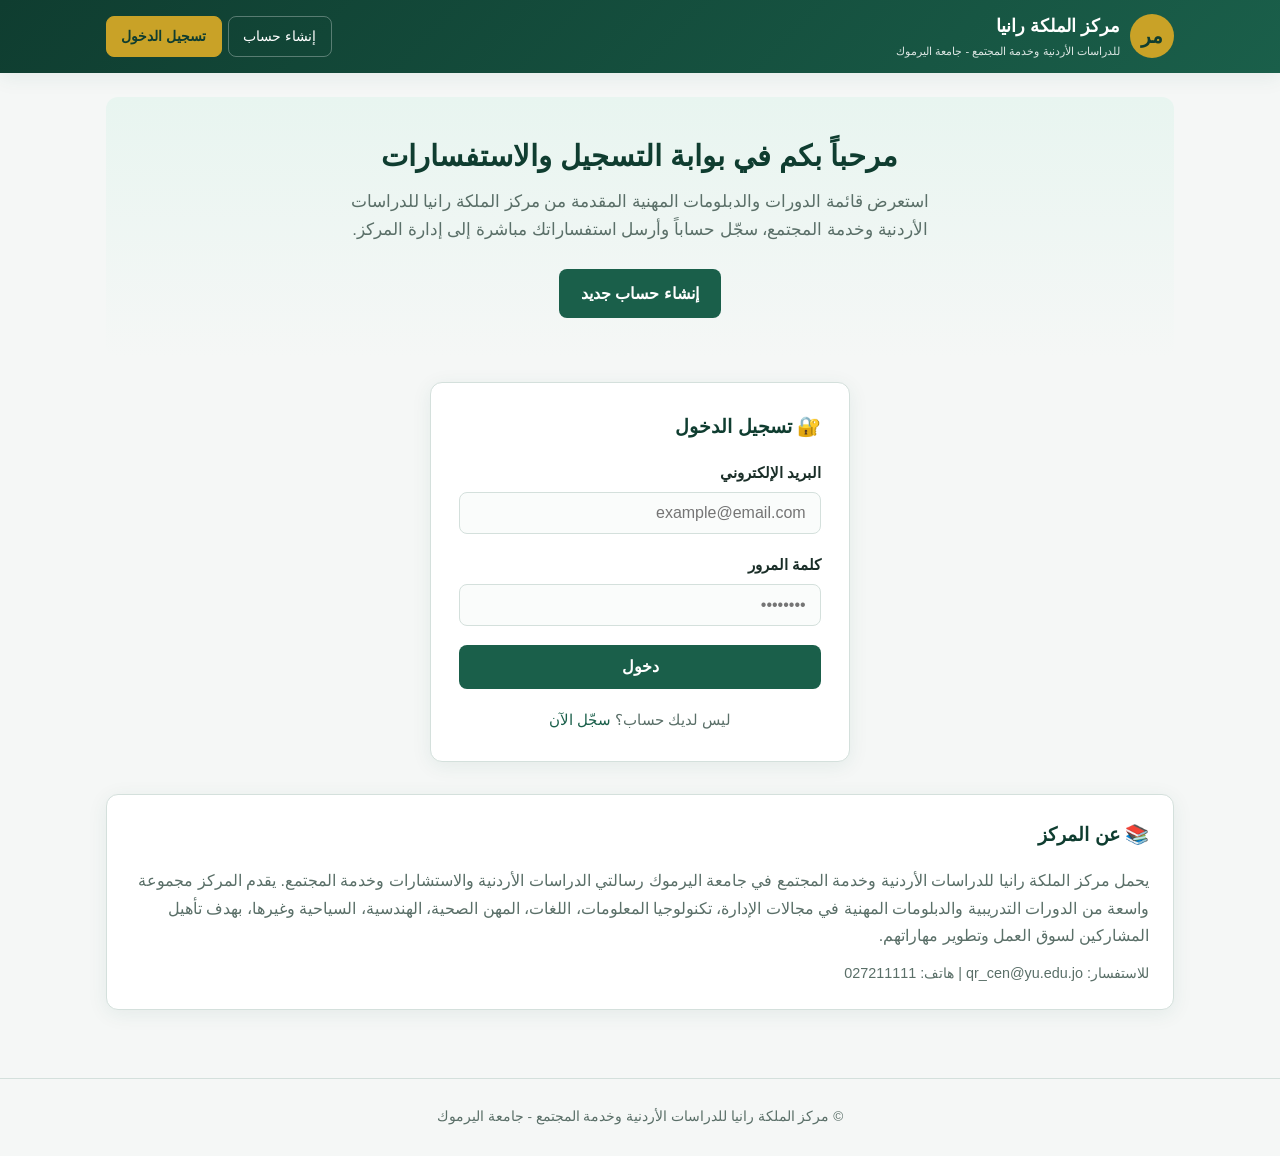
<file: index.html>
<!DOCTYPE html>
<html lang="ar" dir="rtl">
<head>
  <meta charset="UTF-8">
  <meta name="viewport" content="width=device-width, initial-scale=1.0">
  <title>مركز الملكة رانيا للدراسات الأردنية وخدمة المجتمع</title>
  <link rel="stylesheet" href="css/style.css">
</head>
<body>
  <header class="header">
    <div class="header-inner">
      <div class="logo">
        <div class="logo-icon">مر</div>
        <div class="logo-text">
          <h1>مركز الملكة رانيا</h1>
          <p>للدراسات الأردنية وخدمة المجتمع - جامعة اليرموك</p>
        </div>
      </div>
      <nav class="nav-links">
        <a href="register.html">إنشاء حساب</a>
        <a href="#login" class="btn-accent" onclick="document.getElementById('login-section').scrollIntoView({behavior:'smooth'}); return false;">تسجيل الدخول</a>
      </nav>
    </div>
  </header>

  <main class="main">
    <section class="hero">
      <h2>مرحباً بكم في بوابة التسجيل والاستفسارات</h2>
      <p>
        استعرض قائمة الدورات والدبلومات المهنية المقدمة من مركز الملكة رانيا للدراسات الأردنية وخدمة المجتمع،
        سجّل حساباً وأرسل استفساراتك مباشرة إلى إدارة المركز.
      </p>
      <a href="register.html" class="btn btn-primary">إنشاء حساب جديد</a>
    </section>

    <section id="login-section" class="auth-box">
      <div class="card">
        <h3>🔐 تسجيل الدخول</h3>
        <div id="login-alert"></div>
        <form id="login-form">
          <div class="form-group">
            <label for="email">البريد الإلكتروني</label>
            <input type="email" id="email" name="email" required placeholder="example@email.com">
          </div>
          <div class="form-group">
            <label for="password">كلمة المرور</label>
            <input type="password" id="password" name="password" required placeholder="••••••••">
          </div>
          <button type="submit" class="btn btn-primary btn-block">دخول</button>
        </form>
        <div class="auth-footer">
          ليس لديك حساب؟ <a href="register.html">سجّل الآن</a>
        </div>
      </div>
    </section>

    <section class="card" style="margin-top:2rem;">
      <h3>📚 عن المركز</h3>
      <p style="color:var(--text-muted);">
        يحمل مركز الملكة رانيا للدراسات الأردنية وخدمة المجتمع في جامعة اليرموك رسالتي الدراسات الأردنية والاستشارات وخدمة المجتمع.
        يقدم المركز مجموعة واسعة من الدورات التدريبية والدبلومات المهنية في مجالات الإدارة، تكنولوجيا المعلومات، اللغات،
        المهن الصحية، الهندسية، السياحية وغيرها، بهدف تأهيل المشاركين لسوق العمل وتطوير مهاراتهم.
      </p>
      <p style="margin-top:0.75rem; color:var(--text-muted); font-size:0.9rem;">
        للاستفسار: qr_cen@yu.edu.jo | هاتف: 027211111
      </p>
    </section>
  </main>

  <footer class="footer">
    © مركز الملكة رانيا للدراسات الأردنية وخدمة المجتمع - جامعة اليرموك
  </footer>

  <script src="js/db.js"></script>
  <script>
    // Redirect if already logged in
    (function () {
      const session = DB.getSession();
      if (session) {
        window.location.href = session.role === 'admin' ? 'admin.html' : 'dashboard.html';
      }
    })();

    document.getElementById('login-form').addEventListener('submit', function (e) {
      e.preventDefault();
      const alertBox = document.getElementById('login-alert');
      alertBox.innerHTML = '';
      const email = document.getElementById('email').value.trim();
      const password = document.getElementById('password').value;

      const result = DB.login(email, password);
      if (result.error) {
        alertBox.innerHTML = '<div class="alert alert-error">' + result.error + '</div>';
        return;
      }
      if (result.user.role === 'admin') {
        window.location.href = 'admin.html';
      } else {
        window.location.href = 'dashboard.html';
      }
    });
  </script>
</body>
</html>
</file>
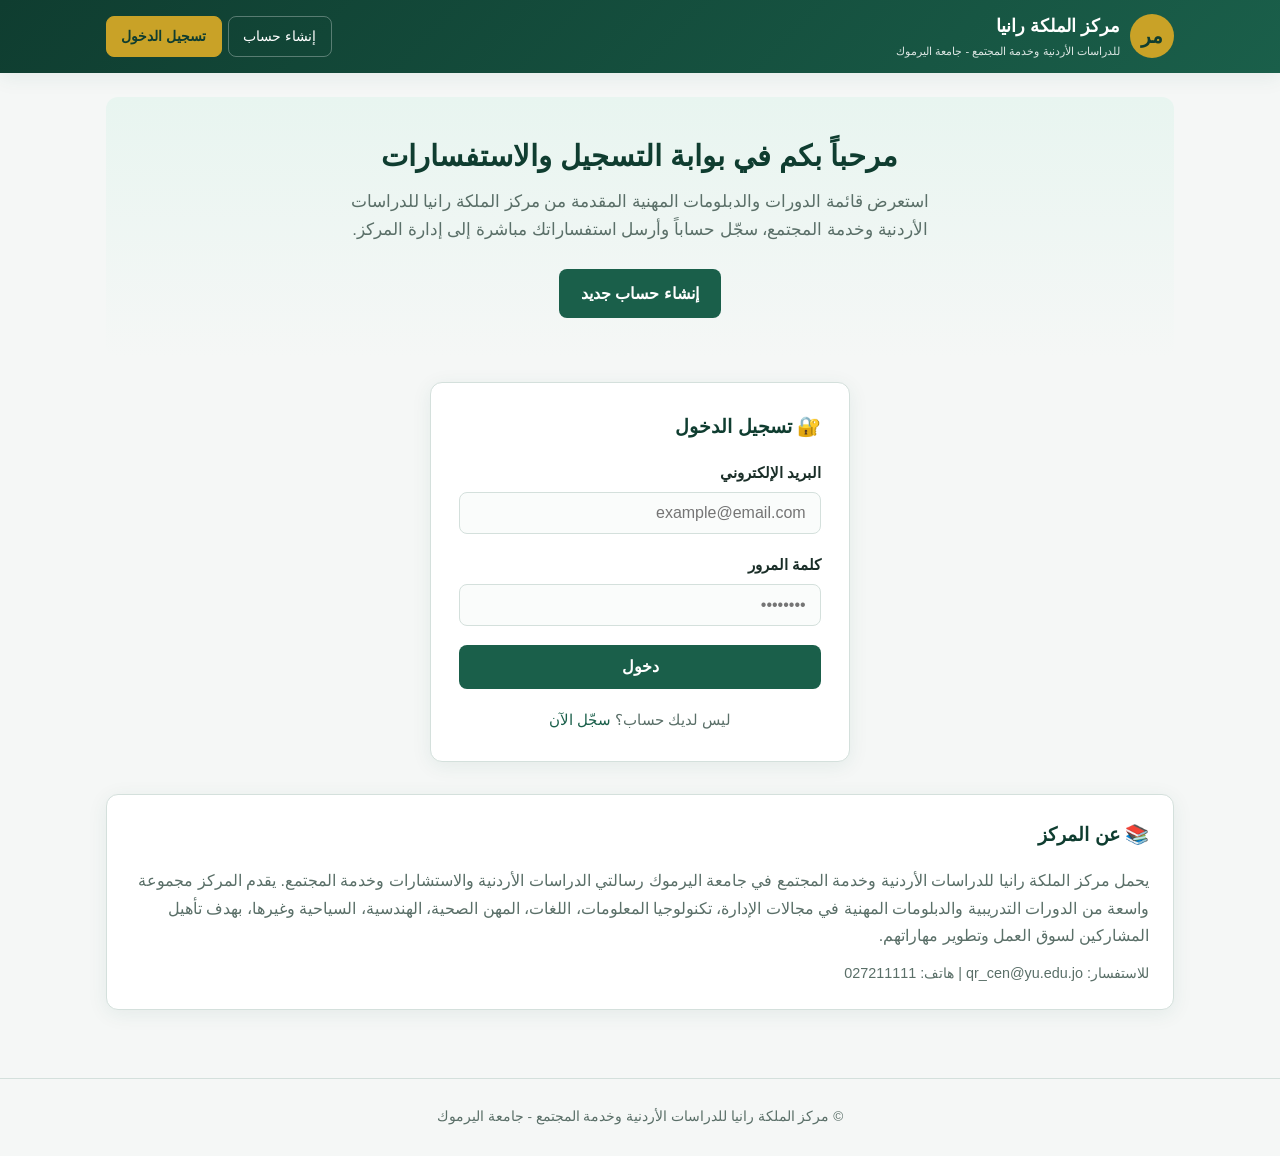
<file: admin.html>
<!DOCTYPE html>
<html lang="ar" dir="rtl">
<head>
  <meta charset="UTF-8">
  <meta name="viewport" content="width=device-width, initial-scale=1.0">
  <title>لوحة الإدارة - مركز الملكة رانيا</title>
  <link rel="stylesheet" href="css/style.css">
</head>
<body>
  <header class="header">
    <div class="header-inner">
      <div class="logo">
        <div class="logo-icon">مر</div>
        <div class="logo-text">
          <h1>مركز الملكة رانيا</h1>
          <p>لوحة تحكم الإدارة</p>
        </div>
      </div>
      <nav class="nav-links">
        <span id="admin-name" style="opacity:0.9; font-size:0.9rem;"></span>
        <button onclick="doLogout()">تسجيل الخروج</button>
      </nav>
    </div>
  </header>

  <main class="main">
    <div class="stats" id="stats">
      <div class="stat-card"><div class="num" id="stat-users">-</div><div class="label">المشتركون</div></div>
      <div class="stat-card"><div class="num" id="stat-inquiries">-</div><div class="label">الاستفسارات</div></div>
      <div class="stat-card"><div class="num" id="stat-pending">-</div><div class="label">قيد الانتظار</div></div>
      <div class="stat-card"><div class="num" id="stat-courses">-</div><div class="label">الدورات والدبلومات</div></div>
    </div>

    <div class="tabs">
      <button class="tab active" data-tab="inquiries">الاستفسارات</button>
      <button class="tab" data-tab="users">حسابات المشتركين</button>
      <button class="tab" data-tab="courses">إدارة الدورات</button>
      <button class="tab" data-tab="settings">إعدادات الحساب</button>
    </div>

    <div id="tab-inquiries" class="tab-content active">
      <div class="card">
        <h3>📬 جميع الاستفسارات</h3>
        <div id="inquiries-list"></div>
      </div>
    </div>

    <div id="tab-users" class="tab-content">
      <div class="card">
        <h3>👥 حسابات المشتركين</h3>
        <div class="table-wrap">
          <table>
            <thead>
              <tr>
                <th>الاسم</th>
                <th>البريد</th>
                <th>الهاتف</th>
                <th>تاريخ التسجيل</th>
                <th>الاستفسارات</th>
                <th>إجراءات</th>
              </tr>
            </thead>
            <tbody id="users-tbody"></tbody>
          </table>
        </div>
      </div>
    </div>

    <div id="tab-courses" class="tab-content">
      <div class="card">
        <h3>📚 إدارة الدورات والدبلومات</h3>
        <p style="color:var(--text-muted); margin-bottom:1.25rem; font-size:0.95rem;">
          أضف دورة أو دبلوماً جديداً، أو احذف برنامجاً موجوداً. ستظهر التغييرات فوراً للمشتركين.
        </p>
        <button class="btn btn-primary" style="margin-bottom:1.25rem;" onclick="openAddCourseModal()">+ إضافة دورة / دبلوم</button>
        <div id="admin-courses-list" class="courses-grid"></div>
      </div>
    </div>

    <div id="tab-settings" class="tab-content">
      <div class="card" style="max-width:480px;">
        <h3>🔐 تغيير كلمة مرور الأدمن</h3>
        <div id="password-alert"></div>
        <form id="change-password-form">
          <div class="form-group">
            <label for="current-password">كلمة المرور الحالية *</label>
            <input type="password" id="current-password" required minlength="6" placeholder="••••••••">
          </div>
          <div class="form-group">
            <label for="new-password">كلمة المرور الجديدة *</label>
            <input type="password" id="new-password" required minlength="6" placeholder="6 أحرف على الأقل">
          </div>
          <div class="form-group">
            <label for="confirm-password">تأكيد كلمة المرور الجديدة *</label>
            <input type="password" id="confirm-password" required minlength="6" placeholder="أعد إدخال كلمة المرور">
          </div>
          <button type="submit" class="btn btn-primary">حفظ كلمة المرور الجديدة</button>
        </form>
      </div>
    </div>
  </main>

  <!-- Reply Modal -->
  <div class="modal-overlay" id="reply-modal">
    <div class="modal">
      <h3>الرد على الاستفسار</h3>
      <div id="reply-preview" style="margin-bottom:1rem; padding:0.75rem; background:#f0f5f3; border-radius:8px; font-size:0.95rem;"></div>
      <div class="form-group">
        <label for="reply-text">نص الرد</label>
        <textarea id="reply-text" placeholder="اكتب ردك هنا..."></textarea>
      </div>
      <div class="modal-actions">
        <button class="btn btn-outline" onclick="closeReplyModal()">إلغاء</button>
        <button class="btn btn-primary" id="send-reply-btn">إرسال الرد</button>
      </div>
    </div>
  </div>

  <!-- User Inquiries Modal -->
  <div class="modal-overlay" id="user-inquiries-modal">
    <div class="modal" style="max-width:600px;">
      <h3 id="user-inq-title">استفسارات المشترك</h3>
      <div id="user-inq-list"></div>
      <div class="modal-actions">
        <button class="btn btn-outline" onclick="closeUserInqModal()">إغلاق</button>
      </div>
    </div>
  </div>

  <!-- Add Course Modal -->
  <div class="modal-overlay" id="add-course-modal">
    <div class="modal" style="max-width:560px;">
      <h3>إضافة دورة / دبلوم</h3>
      <div id="add-course-alert"></div>
      <form id="add-course-form">
        <div class="form-group">
          <label for="course-title">العنوان *</label>
          <input type="text" id="course-title" required placeholder="مثال: دبلوم مهني في المحاسبة">
        </div>
        <div class="form-group">
          <label for="course-category">التصنيف *</label>
          <select id="course-category" required>
            <option value="دبلوم">دبلوم</option>
            <option value="دورة">دورة</option>
          </select>
        </div>
        <div class="form-group">
          <label for="course-description">الوصف</label>
          <textarea id="course-description" placeholder="وصف مختصر للبرنامج..."></textarea>
        </div>
        <div class="form-group">
          <label for="course-duration">المدة</label>
          <input type="text" id="course-duration" placeholder="مثال: 9 أشهر">
        </div>
        <div class="form-group">
          <label for="course-hours">عدد الساعات</label>
          <input type="text" id="course-hours" placeholder="مثال: 400 ساعة">
        </div>
        <div class="form-group">
          <label for="course-fees">الرسوم</label>
          <input type="text" id="course-fees" placeholder="مثال: 1000 دينار أردني">
        </div>
        <div class="form-group">
          <label for="course-certificate">الشهادة</label>
          <input type="text" id="course-certificate" placeholder="مثال: شهادة معتمدة من جامعة اليرموك">
        </div>
        <div class="modal-actions">
          <button type="button" class="btn btn-outline" onclick="closeAddCourseModal()">إلغاء</button>
          <button type="submit" class="btn btn-primary">إضافة</button>
        </div>
      </form>
    </div>
  </div>

  <footer class="footer">
    © مركز الملكة رانيا للدراسات الأردنية وخدمة المجتمع - جامعة اليرموك
  </footer>

  <script src="js/db.js"></script>
  <script>
    var currentUser = requireLogin('admin');
    if (!currentUser) { /* redirected */ }

    document.getElementById('admin-name').textContent = currentUser.full_name;
    var replyInquiryId = null;

    function loadInquiries() {
      var list = DB.getAllInquiries();
      var container = document.getElementById('inquiries-list');

      document.getElementById('stat-inquiries').textContent = list.length;
      document.getElementById('stat-pending').textContent = list.filter(function (i) { return i.status === 'pending'; }).length;

      if (!list.length) {
        container.innerHTML = '<div class="empty"><div class="empty-icon">📭</div>لا توجد استفسارات بعد</div>';
        return;
      }

      container.innerHTML = list.map(function (i) {
        return '<div class="inquiry-item">' +
          '<div class="meta">' +
            '<span class="status status-' + i.status + '">' + (i.status === 'replied' ? 'تم الرد' : 'قيد الانتظار') + '</span>' +
            ' · ' + formatDate(i.created_at) +
            ' · <strong>' + escapeHtml(i.full_name) + '</strong> (' + escapeHtml(i.email) + ')' +
            (i.phone ? ' · ' + escapeHtml(i.phone) : '') +
            (i.course_title ? '<br>البرنامج: ' + escapeHtml(i.course_title) : '') +
          '</div>' +
          '<div class="message"><strong>الاستفسار:</strong><br>' + escapeHtml(i.message) + '</div>' +
          (i.admin_reply ? '<div class="reply"><strong>الرد السابق:</strong><br>' + escapeHtml(i.admin_reply) + '</div>' : '') +
          '<div class="inquiry-actions">' +
            '<button class="btn btn-primary btn-sm" data-id="' + i.id + '" data-name="' + escapeHtml(i.full_name) + '" data-msg="' + escapeHtml(i.message).replace(/"/g, '&quot;') + '" onclick="openReplyFromBtn(this)">' +
              (i.admin_reply ? 'تعديل / إعادة الرد' : 'الرد') +
            '</button>' +
          '</div>' +
        '</div>';
      }).join('');
    }

    function openReplyFromBtn(btn) {
      openReplyModal(Number(btn.dataset.id), btn.dataset.name, btn.dataset.msg);
    }

    function loadUsers() {
      var users = DB.getSubscribers();
      document.getElementById('stat-users').textContent = users.length;
      var tbody = document.getElementById('users-tbody');

      if (!users.length) {
        tbody.innerHTML = '<tr><td colspan="6" style="text-align:center;color:var(--text-muted);">لا يوجد مشتركون بعد</td></tr>';
        return;
      }

      tbody.innerHTML = users.map(function (u) {
        return '<tr>' +
          '<td>' + escapeHtml(u.full_name) + '</td>' +
          '<td>' + escapeHtml(u.email) + '</td>' +
          '<td>' + escapeHtml(u.phone || '-') + '</td>' +
          '<td>' + formatDate(u.created_at) + '</td>' +
          '<td>' + u.inquiries_count + '</td>' +
          '<td><div class="inquiry-actions">' +
            '<button class="btn btn-outline btn-sm" onclick="viewUserInquiries(' + u.id + ')">عرض الاستفسارات</button>' +
            '<button class="btn btn-danger btn-sm" onclick="deleteUser(' + u.id + ', \'' + escapeHtml(u.full_name).replace(/'/g, "\\'") + '\')">حذف الحساب</button>' +
          '</div></td>' +
        '</tr>';
      }).join('');
    }

    function loadCoursesAdmin() {
      var courses = DB.getCourses();
      document.getElementById('stat-courses').textContent = courses.length;
      var container = document.getElementById('admin-courses-list');

      if (!courses.length) {
        container.innerHTML = '<div class="empty"><div class="empty-icon">📭</div>لا توجد دورات حالياً. أضف دورة أو دبلوماً جديداً.</div>';
        return;
      }

      container.innerHTML = courses.map(function (c) {
        return '<div class="course-card">' +
          '<span class="course-badge ' + (c.category === 'دبلوم' ? 'badge-diploma' : 'badge-course') + '">' + escapeHtml(c.category) + '</span>' +
          '<h4>' + escapeHtml(c.title) + '</h4>' +
          '<p>' + escapeHtml(c.description || '') + '</p>' +
          '<div class="course-meta">' +
            (c.duration ? '<span>⏱ ' + escapeHtml(c.duration) + '</span>' : '') +
            (c.hours ? '<span>📖 ' + escapeHtml(c.hours) + '</span>' : '') +
            (c.fees ? '<span>💰 ' + escapeHtml(c.fees) + '</span>' : '') +
          '</div>' +
          (c.certificate ? '<p style="font-size:0.8rem;color:var(--text-muted);margin-bottom:0.5rem;">🏆 ' + escapeHtml(c.certificate) + '</p>' : '') +
          '<button class="btn btn-danger btn-sm" onclick="deleteCourse(' + c.id + ', \'' + escapeHtml(c.title).replace(/'/g, "\\'") + '\')">حذف</button>' +
        '</div>';
      }).join('');
    }

    function openAddCourseModal() {
      document.getElementById('add-course-alert').innerHTML = '';
      document.getElementById('add-course-form').reset();
      document.getElementById('course-category').value = 'دبلوم';
      document.getElementById('add-course-modal').classList.add('show');
    }

    function closeAddCourseModal() {
      document.getElementById('add-course-modal').classList.remove('show');
    }

    document.getElementById('add-course-form').addEventListener('submit', function (e) {
      e.preventDefault();
      var alertBox = document.getElementById('add-course-alert');
      alertBox.innerHTML = '';
      var result = DB.addCourse({
        title: document.getElementById('course-title').value,
        category: document.getElementById('course-category').value,
        description: document.getElementById('course-description').value,
        duration: document.getElementById('course-duration').value,
        hours: document.getElementById('course-hours').value,
        fees: document.getElementById('course-fees').value,
        certificate: document.getElementById('course-certificate').value
      });
      if (result.error) {
        alertBox.innerHTML = '<div class="alert alert-error">' + result.error + '</div>';
        return;
      }
      closeAddCourseModal();
      loadCoursesAdmin();
    });

    function deleteCourse(id, title) {
      if (!confirm('هل أنت متأكد من حذف "' + title + '"؟')) return;
      DB.deleteCourse(id);
      loadCoursesAdmin();
    }

    function openReplyModal(id, name, message) {
      replyInquiryId = id;
      document.getElementById('reply-preview').innerHTML = '<strong>' + escapeHtml(name) + ':</strong><br>' + escapeHtml(message);
      document.getElementById('reply-text').value = '';
      document.getElementById('reply-modal').classList.add('show');
    }

    function closeReplyModal() {
      document.getElementById('reply-modal').classList.remove('show');
      replyInquiryId = null;
    }

    document.getElementById('send-reply-btn').addEventListener('click', function () {
      var reply = document.getElementById('reply-text').value.trim();
      if (!reply) {
        alert('يرجى كتابة الرد');
        return;
      }
      DB.replyToInquiry(replyInquiryId, reply);
      closeReplyModal();
      loadInquiries();
    });

    function viewUserInquiries(userId) {
      var user = DB.getUserById(userId);
      if (!user) return;
      document.getElementById('user-inq-title').textContent = 'استفسارات: ' + user.full_name;
      var list = DB.getInquiriesByUser(userId);
      var container = document.getElementById('user-inq-list');
      if (!list.length) {
        container.innerHTML = '<div class="empty">لا توجد استفسارات لهذا المشترك</div>';
      } else {
        container.innerHTML = list.map(function (i) {
          return '<div class="inquiry-item">' +
            '<div class="meta">' +
              '<span class="status status-' + i.status + '">' + (i.status === 'replied' ? 'تم الرد' : 'قيد الانتظار') + '</span>' +
              ' · ' + formatDate(i.created_at) +
              (i.course_title ? ' · ' + escapeHtml(i.course_title) : '') +
            '</div>' +
            '<div class="message">' + escapeHtml(i.message) + '</div>' +
            (i.admin_reply ? '<div class="reply"><strong>الرد:</strong> ' + escapeHtml(i.admin_reply) + '</div>' : '') +
          '</div>';
        }).join('');
      }
      document.getElementById('user-inquiries-modal').classList.add('show');
    }

    function closeUserInqModal() {
      document.getElementById('user-inquiries-modal').classList.remove('show');
    }

    function deleteUser(id, name) {
      if (!confirm('هل أنت متأكد من حذف حساب "' + name + '"؟\nسيتم حذف جميع استفساراته أيضاً.')) return;
      DB.deleteUser(id);
      loadUsers();
      loadInquiries();
    }

    document.getElementById('change-password-form').addEventListener('submit', function (e) {
      e.preventDefault();
      var alertBox = document.getElementById('password-alert');
      alertBox.innerHTML = '';
      var current = document.getElementById('current-password').value;
      var newPass = document.getElementById('new-password').value;
      var confirm = document.getElementById('confirm-password').value;
      if (newPass !== confirm) {
        alertBox.innerHTML = '<div class="alert alert-error">كلمتا المرور الجديدتان غير متطابقتين</div>';
        return;
      }
      var result = DB.changePassword(currentUser.id, current, newPass);
      if (result.error) {
        alertBox.innerHTML = '<div class="alert alert-error">' + result.error + '</div>';
        return;
      }
      alertBox.innerHTML = '<div class="alert alert-success">تم تغيير كلمة المرور بنجاح</div>';
      document.getElementById('change-password-form').reset();
    });

    document.querySelectorAll('.tab').forEach(function (tab) {
      tab.addEventListener('click', function () {
        document.querySelectorAll('.tab').forEach(function (t) { t.classList.remove('active'); });
        document.querySelectorAll('.tab-content').forEach(function (c) { c.classList.remove('active'); });
        tab.classList.add('active');
        document.getElementById('tab-' + tab.dataset.tab).classList.add('active');
        if (tab.dataset.tab === 'users') loadUsers();
        if (tab.dataset.tab === 'courses') loadCoursesAdmin();
      });
    });

    document.querySelectorAll('.modal-overlay').forEach(function (el) {
      el.addEventListener('click', function (e) {
        if (e.target === el) el.classList.remove('show');
      });
    });

    function doLogout() {
      DB.logout();
      window.location.href = 'index.html';
    }

    loadInquiries();
    loadUsers();
    loadCoursesAdmin();
  </script>
</body>
</html>
</file>
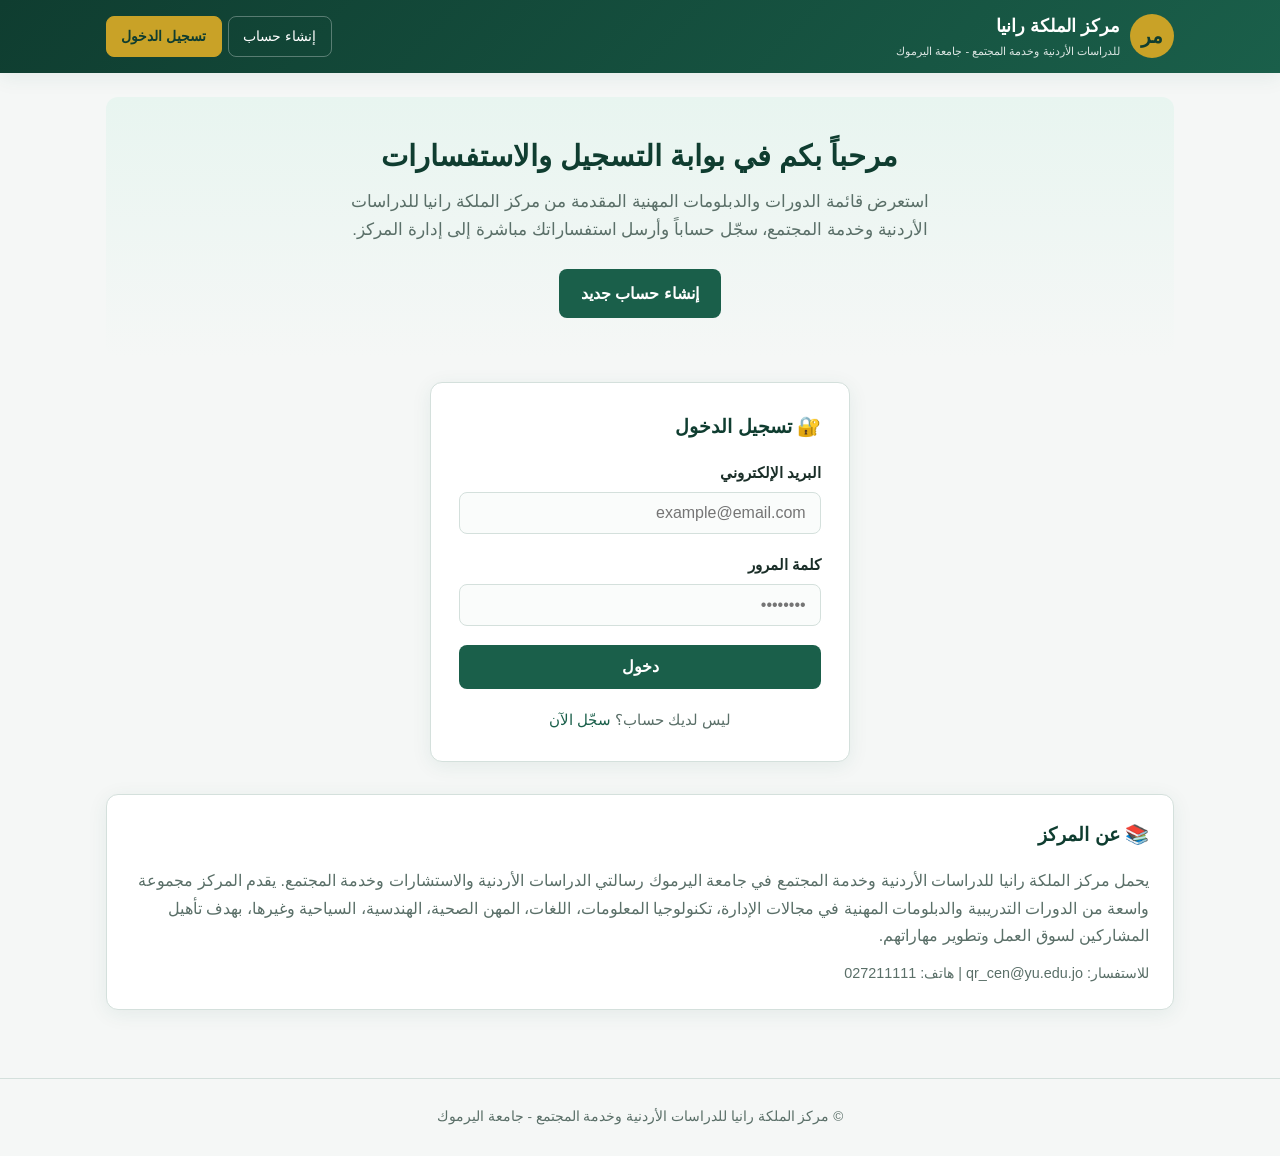
<file: dashboard.html>
<!DOCTYPE html>
<html lang="ar" dir="rtl">
<head>
  <meta charset="UTF-8">
  <meta name="viewport" content="width=device-width, initial-scale=1.0">
  <title>لوحة المشترك - مركز الملكة رانيا</title>
  <link rel="stylesheet" href="css/style.css">
</head>
<body>
  <header class="header">
    <div class="header-inner">
      <div class="logo">
        <div class="logo-icon">مر</div>
        <div class="logo-text">
          <h1>مركز الملكة رانيا</h1>
          <p>للدراسات الأردنية وخدمة المجتمع</p>
        </div>
      </div>
      <nav class="nav-links">
        <span id="user-name" style="opacity:0.9; font-size:0.9rem;"></span>
        <button onclick="doLogout()">تسجيل الخروج</button>
      </nav>
    </div>
  </header>

  <main class="main">
    <div class="tabs">
      <button class="tab active" data-tab="courses">الدورات والدبلومات</button>
      <button class="tab" data-tab="inquiry">إرسال استفسار</button>
      <button class="tab" data-tab="my-inquiries">استفساراتي</button>
    </div>

    <div id="tab-courses" class="tab-content active">
      <div class="card">
        <h3>📚 قائمة الدورات والدبلومات</h3>
        <p style="color:var(--text-muted); margin-bottom:1.25rem;">
          استعرض البرامج المقدمة من المركز. يمكنك إرسال استفسار عن أي برنامج من تبويب "إرسال استفسار".
        </p>
        <div id="courses-list" class="courses-grid"></div>
      </div>
    </div>

    <div id="tab-inquiry" class="tab-content">
      <div class="card" style="max-width:600px;">
        <h3>✉️ إرسال استفسار</h3>
        <p style="color:var(--text-muted); margin-bottom:1rem; font-size:0.95rem;">
          اكتب استفسارك وسيصل مباشرة إلى إدارة المركز مع بيانات حسابك. يمكنك ربط الاستفسار بدورة أو دبلوم محدد.
        </p>
        <div id="inquiry-alert"></div>
        <form id="inquiry-form">
          <div class="form-group">
            <label for="course_id">الدورة / الدبلوم (اختياري)</label>
            <select id="course_id" name="course_id">
              <option value="">-- استفسار عام --</option>
            </select>
          </div>
          <div class="form-group">
            <label for="message">نص الاستفسار *</label>
            <textarea id="message" name="message" required placeholder="اكتب استفسارك هنا... مثلاً: أود معرفة مواعيد التسجيل أو الرسوم أو شروط القبول..."></textarea>
          </div>
          <button type="submit" class="btn btn-primary">إرسال الاستفسار</button>
        </form>
      </div>
    </div>

    <div id="tab-my-inquiries" class="tab-content">
      <div class="card">
        <h3>📋 استفساراتي والردود</h3>
        <div id="my-inquiries-list"></div>
      </div>
    </div>
  </main>

  <footer class="footer">
    © مركز الملكة رانيا للدراسات الأردنية وخدمة المجتمع - جامعة اليرموك
  </footer>

  <script src="js/db.js"></script>
  <script>
    var currentUser = requireLogin('subscriber');
    if (!currentUser) { /* redirected */ }

    document.getElementById('user-name').textContent = 'مرحباً، ' + currentUser.full_name;

    function loadCourses() {
      var courses = DB.getCourses();
      var container = document.getElementById('courses-list');
      var select = document.getElementById('course_id');

      if (!courses.length) {
        container.innerHTML = '<div class="empty"><div class="empty-icon">📭</div>لا توجد دورات حالياً</div>';
        return;
      }

      container.innerHTML = courses.map(function (c) {
        return '<div class="course-card">' +
          '<span class="course-badge ' + (c.category === 'دبلوم' ? 'badge-diploma' : 'badge-course') + '">' + escapeHtml(c.category) + '</span>' +
          '<h4>' + escapeHtml(c.title) + '</h4>' +
          '<p>' + escapeHtml(c.description) + '</p>' +
          '<div class="course-meta">' +
            (c.duration ? '<span>⏱ ' + escapeHtml(c.duration) + '</span>' : '') +
            (c.hours ? '<span>📖 ' + escapeHtml(c.hours) + '</span>' : '') +
            (c.fees ? '<span>💰 ' + escapeHtml(c.fees) + '</span>' : '') +
          '</div>' +
          (c.certificate ? '<p style="font-size:0.8rem;color:var(--text-muted);margin-bottom:0.5rem;">🏆 ' + escapeHtml(c.certificate) + '</p>' : '') +
          '<button class="btn btn-outline btn-sm" onclick="selectCourse(' + c.id + ')">استفسر عن هذا البرنامج</button>' +
        '</div>';
      }).join('');

      select.innerHTML = '<option value="">-- استفسار عام --</option>' +
        courses.map(function (c) {
          return '<option value="' + c.id + '">' + escapeHtml(c.title) + '</option>';
        }).join('');
    }

    function selectCourse(id) {
      document.querySelector('[data-tab="inquiry"]').click();
      document.getElementById('course_id').value = id;
      document.getElementById('message').focus();
    }

    function loadMyInquiries() {
      var list = DB.getInquiriesByUser(currentUser.id);
      var container = document.getElementById('my-inquiries-list');

      if (!list.length) {
        container.innerHTML = '<div class="empty"><div class="empty-icon">📭</div>لم ترسل أي استفسارات بعد</div>';
        return;
      }

      container.innerHTML = list.map(function (i) {
        return '<div class="inquiry-item">' +
          '<div class="meta">' +
            '<span class="status status-' + i.status + '">' + (i.status === 'replied' ? 'تم الرد' : 'قيد الانتظار') + '</span>' +
            ' · ' + formatDate(i.created_at) +
            (i.course_title ? ' · ' + escapeHtml(i.course_title) : '') +
          '</div>' +
          '<div class="message"><strong>استفسارك:</strong><br>' + escapeHtml(i.message) + '</div>' +
          (i.admin_reply ? '<div class="reply"><strong>رد الإدارة:</strong><br>' + escapeHtml(i.admin_reply) +
            (i.replied_at ? '<div style="font-size:0.8rem;margin-top:0.4rem;opacity:0.7;">' + formatDate(i.replied_at) + '</div>' : '') +
          '</div>' : '') +
        '</div>';
      }).join('');
    }

    document.getElementById('inquiry-form').addEventListener('submit', function (e) {
      e.preventDefault();
      var alertBox = document.getElementById('inquiry-alert');
      alertBox.innerHTML = '';
      var course_id = document.getElementById('course_id').value || null;
      var message = document.getElementById('message').value.trim();

      if (message.length < 5) {
        alertBox.innerHTML = '<div class="alert alert-error">يرجى كتابة استفسار واضح (5 أحرف على الأقل)</div>';
        return;
      }

      DB.createInquiry(currentUser.id, course_id, message);
      alertBox.innerHTML = '<div class="alert alert-success">تم إرسال الاستفسار بنجاح! سيتم الرد عليك قريباً.</div>';
      document.getElementById('message').value = '';
      document.getElementById('course_id').value = '';
      loadMyInquiries();
    });

    document.querySelectorAll('.tab').forEach(function (tab) {
      tab.addEventListener('click', function () {
        document.querySelectorAll('.tab').forEach(function (t) { t.classList.remove('active'); });
        document.querySelectorAll('.tab-content').forEach(function (c) { c.classList.remove('active'); });
        tab.classList.add('active');
        document.getElementById('tab-' + tab.dataset.tab).classList.add('active');
        if (tab.dataset.tab === 'my-inquiries') loadMyInquiries();
      });
    });

    function doLogout() {
      DB.logout();
      window.location.href = 'index.html';
    }

    loadCourses();
    loadMyInquiries();
  </script>
</body>
</html>
</file>
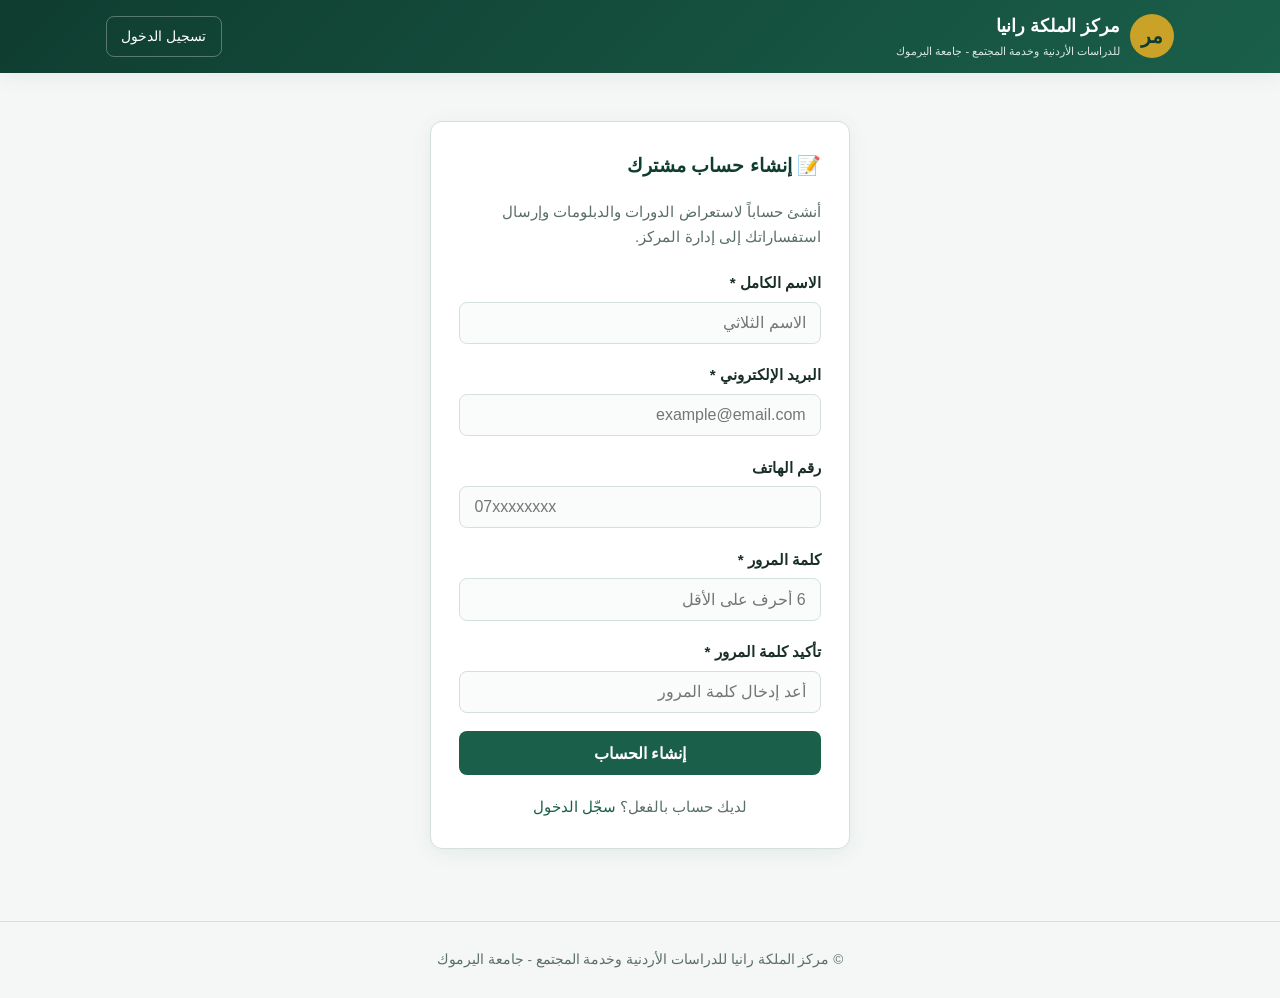
<file: register.html>
<!DOCTYPE html>
<html lang="ar" dir="rtl">
<head>
  <meta charset="UTF-8">
  <meta name="viewport" content="width=device-width, initial-scale=1.0">
  <title>إنشاء حساب - مركز الملكة رانيا</title>
  <link rel="stylesheet" href="css/style.css">
</head>
<body>
  <header class="header">
    <div class="header-inner">
      <div class="logo">
        <div class="logo-icon">مر</div>
        <div class="logo-text">
          <h1>مركز الملكة رانيا</h1>
          <p>للدراسات الأردنية وخدمة المجتمع - جامعة اليرموك</p>
        </div>
      </div>
      <nav class="nav-links">
        <a href="index.html">تسجيل الدخول</a>
      </nav>
    </div>
  </header>

  <main class="main">
    <section class="auth-box">
      <div class="card">
        <h3>📝 إنشاء حساب مشترك</h3>
        <p style="color:var(--text-muted); margin-bottom:1.25rem; font-size:0.95rem;">
          أنشئ حساباً لاستعراض الدورات والدبلومات وإرسال استفساراتك إلى إدارة المركز.
        </p>
        <div id="reg-alert"></div>
        <form id="register-form">
          <div class="form-group">
            <label for="full_name">الاسم الكامل *</label>
            <input type="text" id="full_name" name="full_name" required placeholder="الاسم الثلاثي">
          </div>
          <div class="form-group">
            <label for="email">البريد الإلكتروني *</label>
            <input type="email" id="email" name="email" required placeholder="example@email.com">
          </div>
          <div class="form-group">
            <label for="phone">رقم الهاتف</label>
            <input type="tel" id="phone" name="phone" placeholder="07xxxxxxxx">
          </div>
          <div class="form-group">
            <label for="password">كلمة المرور *</label>
            <input type="password" id="password" name="password" required minlength="6" placeholder="6 أحرف على الأقل">
          </div>
          <div class="form-group">
            <label for="password2">تأكيد كلمة المرور *</label>
            <input type="password" id="password2" name="password2" required minlength="6" placeholder="أعد إدخال كلمة المرور">
          </div>
          <button type="submit" class="btn btn-primary btn-block">إنشاء الحساب</button>
        </form>
        <div class="auth-footer">
          لديك حساب بالفعل؟ <a href="index.html">سجّل الدخول</a>
        </div>
      </div>
    </section>
  </main>

  <footer class="footer">
    © مركز الملكة رانيا للدراسات الأردنية وخدمة المجتمع - جامعة اليرموك
  </footer>

  <script src="js/db.js"></script>
  <script>
    (function () {
      const session = DB.getSession();
      if (session) {
        window.location.href = session.role === 'admin' ? 'admin.html' : 'dashboard.html';
      }
    })();

    document.getElementById('register-form').addEventListener('submit', function (e) {
      e.preventDefault();
      const alertBox = document.getElementById('reg-alert');
      alertBox.innerHTML = '';

      const full_name = document.getElementById('full_name').value.trim();
      const email = document.getElementById('email').value.trim();
      const phone = document.getElementById('phone').value.trim();
      const password = document.getElementById('password').value;
      const password2 = document.getElementById('password2').value;

      if (password !== password2) {
        alertBox.innerHTML = '<div class="alert alert-error">كلمتا المرور غير متطابقتين</div>';
        return;
      }

      const result = DB.register(full_name, email, phone, password);
      if (result.error) {
        alertBox.innerHTML = '<div class="alert alert-error">' + result.error + '</div>';
        return;
      }

      // Auto login
      DB.login(email, password);
      alertBox.innerHTML = '<div class="alert alert-success">تم إنشاء الحساب بنجاح! جاري التحويل...</div>';
      setTimeout(function () {
        window.location.href = 'dashboard.html';
      }, 700);
    });
  </script>
</body>
</html>
</file>
<file: css/style.css>
:root {
  --primary: #1a5f4a;
  --primary-dark: #0f3d30;
  --primary-light: #2d8a6e;
  --accent: #c9a227;
  --accent-light: #e8c547;
  --bg: #f5f7f6;
  --card: #ffffff;
  --text: #1a2e28;
  --text-muted: #5a6f68;
  --border: #d4e0dc;
  --danger: #c0392b;
  --success: #27ae60;
  --warning: #f39c12;
  --radius: 12px;
  --shadow: 0 4px 20px rgba(26, 95, 74, 0.08);
  --shadow-lg: 0 8px 32px rgba(26, 95, 74, 0.12);
  --header-h: 72px;
}

* {
  margin: 0;
  padding: 0;
  box-sizing: border-box;
}

html {
  -webkit-text-size-adjust: 100%;
  scroll-behavior: smooth;
}

body {
  font-family: 'Segoe UI', Tahoma, 'Noto Sans Arabic', Arial, sans-serif;
  background: var(--bg);
  color: var(--text);
  direction: rtl;
  line-height: 1.7;
  min-height: 100vh;
  overflow-x: hidden;
}

a {
  color: var(--primary);
  text-decoration: none;
}
a:hover {
  color: var(--primary-light);
}

img {
  max-width: 100%;
  height: auto;
}

/* ========== Header ========== */
.header {
  background: linear-gradient(135deg, var(--primary-dark) 0%, var(--primary) 100%);
  color: white;
  padding: 0.75rem 0;
  box-shadow: var(--shadow);
  position: sticky;
  top: 0;
  z-index: 100;
}

.header-inner {
  max-width: 1100px;
  margin: 0 auto;
  padding: 0 1rem;
  display: flex;
  align-items: center;
  justify-content: space-between;
  flex-wrap: wrap;
  gap: 0.75rem;
}

.logo {
  display: flex;
  align-items: center;
  gap: 0.65rem;
  min-width: 0;
  flex: 1 1 auto;
}

.logo-icon {
  width: 44px;
  height: 44px;
  min-width: 44px;
  background: var(--accent);
  border-radius: 50%;
  display: flex;
  align-items: center;
  justify-content: center;
  font-size: 1.25rem;
  font-weight: bold;
  color: var(--primary-dark);
  flex-shrink: 0;
}

.logo-text {
  min-width: 0;
}

.logo-text h1 {
  font-size: 1.1rem;
  font-weight: 700;
  margin: 0;
  white-space: nowrap;
  overflow: hidden;
  text-overflow: ellipsis;
}

.logo-text p {
  font-size: 0.7rem;
  opacity: 0.85;
  margin: 0;
  white-space: nowrap;
  overflow: hidden;
  text-overflow: ellipsis;
  max-width: 280px;
}

.nav-links {
  display: flex;
  gap: 0.4rem;
  align-items: center;
  flex-wrap: wrap;
  flex-shrink: 0;
}

.nav-links a,
.nav-links button {
  color: white;
  background: transparent;
  border: 1px solid rgba(255, 255, 255, 0.3);
  padding: 0.45rem 0.9rem;
  border-radius: 8px;
  cursor: pointer;
  font-size: 0.875rem;
  transition: all 0.2s;
  font-family: inherit;
  white-space: nowrap;
  min-height: 40px;
  display: inline-flex;
  align-items: center;
}

.nav-links a:hover,
.nav-links button:hover {
  background: rgba(255, 255, 255, 0.15);
  border-color: rgba(255, 255, 255, 0.5);
  color: white;
}

.nav-links .btn-accent {
  background: var(--accent);
  color: var(--primary-dark);
  border-color: var(--accent);
  font-weight: 600;
}

.nav-links .btn-accent:hover {
  background: var(--accent-light);
}

.nav-links span {
  opacity: 0.9;
  font-size: 0.85rem;
  white-space: nowrap;
  max-width: 140px;
  overflow: hidden;
  text-overflow: ellipsis;
}

/* ========== Main ========== */
.main {
  max-width: 1100px;
  margin: 0 auto;
  padding: 1.5rem 1rem;
}

/* ========== Hero ========== */
.hero {
  text-align: center;
  padding: 2.5rem 1.25rem;
  background: linear-gradient(180deg, #e8f5f0 0%, var(--bg) 100%);
  border-radius: var(--radius);
  margin-bottom: 1.5rem;
}

.hero h2 {
  font-size: clamp(1.35rem, 4vw, 1.8rem);
  color: var(--primary-dark);
  margin-bottom: 0.75rem;
  line-height: 1.35;
}

.hero p {
  color: var(--text-muted);
  max-width: 600px;
  margin: 0 auto 1.5rem;
  font-size: clamp(0.95rem, 2.5vw, 1.05rem);
}

/* ========== Cards ========== */
.card {
  background: var(--card);
  border-radius: var(--radius);
  box-shadow: var(--shadow);
  padding: 1.5rem;
  margin-bottom: 1.25rem;
  border: 1px solid var(--border);
}

.card h3 {
  color: var(--primary-dark);
  margin-bottom: 1rem;
  font-size: 1.2rem;
  display: flex;
  align-items: center;
  gap: 0.5rem;
  flex-wrap: wrap;
}

/* ========== Forms ========== */
.form-group {
  margin-bottom: 1.15rem;
}

.form-group label {
  display: block;
  margin-bottom: 0.35rem;
  font-weight: 600;
  color: var(--text);
  font-size: 0.95rem;
}

.form-group input,
.form-group select,
.form-group textarea {
  width: 100%;
  padding: 0.7rem 0.9rem;
  border: 1.5px solid var(--border);
  border-radius: 8px;
  font-size: 1rem; /* prevents iOS zoom */
  font-family: inherit;
  transition: border-color 0.2s, background 0.2s;
  background: #fafcfb;
  -webkit-appearance: none;
  appearance: none;
}

.form-group select {
  background-image: url("data:image/svg+xml,%3Csvg xmlns='http://www.w3.org/2000/svg' width='12' height='8' viewBox='0 0 12 8'%3E%3Cpath fill='%235a6f68' d='M1 1l5 5 5-5'/%3E%3C/svg%3E");
  background-repeat: no-repeat;
  background-position: left 0.9rem center;
  padding-left: 2.2rem;
}

.form-group input:focus,
.form-group select:focus,
.form-group textarea:focus {
  outline: none;
  border-color: var(--primary);
  background: white;
}

.form-group textarea {
  min-height: 120px;
  resize: vertical;
}

/* ========== Buttons ========== */
.btn {
  display: inline-flex;
  align-items: center;
  justify-content: center;
  gap: 0.4rem;
  padding: 0.7rem 1.4rem;
  border: none;
  border-radius: 8px;
  font-size: 1rem;
  font-weight: 600;
  cursor: pointer;
  transition: all 0.2s;
  font-family: inherit;
  min-height: 44px; /* touch target */
  text-align: center;
}

.btn-primary {
  background: var(--primary);
  color: white;
}

.btn-primary:hover {
  background: var(--primary-dark);
}

.btn-accent {
  background: var(--accent);
  color: var(--primary-dark);
}

.btn-accent:hover {
  background: var(--accent-light);
}

.btn-danger {
  background: var(--danger);
  color: white;
}

.btn-danger:hover {
  background: #a93226;
}

.btn-outline {
  background: transparent;
  border: 1.5px solid var(--primary);
  color: var(--primary);
}

.btn-outline:hover {
  background: var(--primary);
  color: white;
}

.btn-sm {
  padding: 0.4rem 0.85rem;
  font-size: 0.85rem;
  min-height: 36px;
}

.btn-block {
  width: 100%;
}

/* ========== Auth box ========== */
.auth-box {
  max-width: 420px;
  margin: 1.5rem auto;
  width: 100%;
}

.auth-box .card {
  padding: 1.75rem;
}

.auth-footer {
  text-align: center;
  margin-top: 1.15rem;
  color: var(--text-muted);
  font-size: 0.95rem;
}

/* ========== Courses grid ========== */
.courses-grid {
  display: grid;
  grid-template-columns: repeat(auto-fill, minmax(min(100%, 280px), 1fr));
  gap: 1.15rem;
}

.course-card {
  background: var(--card);
  border: 1px solid var(--border);
  border-radius: var(--radius);
  padding: 1.35rem;
  box-shadow: var(--shadow);
  transition: transform 0.2s, box-shadow 0.2s;
  display: flex;
  flex-direction: column;
  min-width: 0;
}

.course-card:hover {
  transform: translateY(-3px);
  box-shadow: var(--shadow-lg);
}

.course-badge {
  display: inline-block;
  padding: 0.25rem 0.7rem;
  border-radius: 20px;
  font-size: 0.8rem;
  font-weight: 600;
  margin-bottom: 0.75rem;
  align-self: flex-start;
}

.badge-diploma {
  background: #e8f0fe;
  color: #1a56db;
}

.badge-course {
  background: #fef3e2;
  color: #b45309;
}

.course-card h4 {
  color: var(--primary-dark);
  font-size: 1.05rem;
  margin-bottom: 0.55rem;
  line-height: 1.4;
  word-wrap: break-word;
}

.course-card p {
  color: var(--text-muted);
  font-size: 0.9rem;
  flex-grow: 1;
  margin-bottom: 0.9rem;
  word-wrap: break-word;
}

.course-meta {
  display: flex;
  flex-wrap: wrap;
  gap: 0.5rem;
  margin-bottom: 0.9rem;
  font-size: 0.82rem;
  color: var(--text-muted);
}

.course-meta span {
  background: #f0f5f3;
  padding: 0.2rem 0.55rem;
  border-radius: 6px;
  white-space: nowrap;
}

/* ========== Tables ========== */
.table-wrap {
  overflow-x: auto;
  -webkit-overflow-scrolling: touch;
  margin: 0 -0.25rem;
  padding: 0 0.25rem;
}

table {
  width: 100%;
  border-collapse: collapse;
  font-size: 0.95rem;
  min-width: 560px;
}

th, td {
  padding: 0.8rem 0.9rem;
  text-align: right;
  border-bottom: 1px solid var(--border);
  vertical-align: middle;
}

th {
  background: #f0f5f3;
  color: var(--primary-dark);
  font-weight: 600;
  white-space: nowrap;
}

tr:hover td {
  background: #fafcfb;
}

td {
  word-break: break-word;
}

/* ========== Status badges ========== */
.status {
  display: inline-block;
  padding: 0.2rem 0.6rem;
  border-radius: 20px;
  font-size: 0.8rem;
  font-weight: 600;
  white-space: nowrap;
}

.status-pending {
  background: #fef3c7;
  color: #92400e;
}

.status-replied {
  background: #d1fae5;
  color: #065f46;
}

/* ========== Alerts ========== */
.alert {
  padding: 0.85rem 1.1rem;
  border-radius: 8px;
  margin-bottom: 1rem;
  font-size: 0.95rem;
  word-wrap: break-word;
}

.alert-error {
  background: #fef2f2;
  color: #991b1b;
  border: 1px solid #fecaca;
}

.alert-success {
  background: #ecfdf5;
  color: #065f46;
  border: 1px solid #a7f3d0;
}

.alert-info {
  background: #eff6ff;
  color: #1e40af;
  border: 1px solid #bfdbfe;
}

/* ========== Tabs ========== */
.tabs {
  display: flex;
  gap: 0.25rem;
  margin-bottom: 1.25rem;
  flex-wrap: nowrap;
  border-bottom: 2px solid var(--border);
  padding-bottom: 0;
  overflow-x: auto;
  -webkit-overflow-scrolling: touch;
  scrollbar-width: none;
  -ms-overflow-style: none;
}

.tabs::-webkit-scrollbar {
  display: none;
}

.tab {
  padding: 0.65rem 1.1rem;
  background: transparent;
  border: none;
  border-bottom: 3px solid transparent;
  cursor: pointer;
  font-size: 0.95rem;
  font-weight: 600;
  color: var(--text-muted);
  margin-bottom: -2px;
  font-family: inherit;
  transition: all 0.2s;
  white-space: nowrap;
  flex-shrink: 0;
  min-height: 44px;
}

.tab.active {
  color: var(--primary);
  border-bottom-color: var(--primary);
}

.tab:hover {
  color: var(--primary);
}

.tab-content {
  display: none;
}

.tab-content.active {
  display: block;
}

/* ========== Modal ========== */
.modal-overlay {
  display: none;
  position: fixed;
  inset: 0;
  background: rgba(0, 0, 0, 0.5);
  z-index: 200;
  align-items: center;
  justify-content: center;
  padding: 1rem;
  overflow-y: auto;
}

.modal-overlay.show {
  display: flex;
}

.modal {
  background: white;
  border-radius: var(--radius);
  padding: 1.5rem;
  max-width: 520px;
  width: 100%;
  max-height: 90vh;
  overflow-y: auto;
  box-shadow: var(--shadow-lg);
  margin: auto;
}

.modal h3 {
  margin-bottom: 1rem;
  color: var(--primary-dark);
  font-size: 1.15rem;
}

.modal-actions {
  display: flex;
  gap: 0.65rem;
  margin-top: 1.15rem;
  justify-content: flex-end;
  flex-wrap: wrap;
}

.modal-actions .btn {
  flex: 1 1 auto;
  min-width: 110px;
}

/* ========== Inquiry item ========== */
.inquiry-item {
  border: 1px solid var(--border);
  border-radius: 10px;
  padding: 1.15rem;
  margin-bottom: 1rem;
  background: #fafcfb;
  word-wrap: break-word;
}

.inquiry-item .meta {
  font-size: 0.85rem;
  color: var(--text-muted);
  margin-bottom: 0.5rem;
  display: flex;
  flex-wrap: wrap;
  gap: 0.35rem 0.75rem;
  align-items: center;
}

.inquiry-item .message {
  margin: 0.7rem 0;
  line-height: 1.6;
}

.inquiry-item .reply {
  background: #e8f5f0;
  border-right: 3px solid var(--primary);
  padding: 0.7rem 1rem;
  margin-top: 0.7rem;
  border-radius: 0 8px 8px 0;
}

.inquiry-actions {
  display: flex;
  flex-wrap: wrap;
  gap: 0.5rem;
  margin-top: 0.75rem;
}

/* ========== Empty state ========== */
.empty {
  text-align: center;
  padding: 2.5rem 1rem;
  color: var(--text-muted);
}

.empty-icon {
  font-size: 2.75rem;
  margin-bottom: 0.75rem;
  opacity: 0.4;
}

/* ========== Footer ========== */
.footer {
  text-align: center;
  padding: 1.75rem 1rem;
  color: var(--text-muted);
  font-size: 0.85rem;
  border-top: 1px solid var(--border);
  margin-top: 1.5rem;
  line-height: 1.5;
}

/* ========== Stats ========== */
.stats {
  display: grid;
  grid-template-columns: repeat(4, 1fr);
  gap: 0.9rem;
  margin-bottom: 1.35rem;
}

.stat-card {
  background: white;
  border: 1px solid var(--border);
  border-radius: var(--radius);
  padding: 1.15rem 0.75rem;
  text-align: center;
  box-shadow: var(--shadow);
  min-width: 0;
}

.stat-card .num {
  font-size: 1.7rem;
  font-weight: 700;
  color: var(--primary);
  line-height: 1.2;
}

.stat-card .label {
  font-size: 0.8rem;
  color: var(--text-muted);
  margin-top: 0.25rem;
  line-height: 1.3;
}

/* ========== Utility ========== */
.text-muted {
  color: var(--text-muted);
}

/* ========================================
   RESPONSIVE — Tablet (≤ 900px)
   ======================================== */
@media (max-width: 900px) {
  .stats {
    grid-template-columns: repeat(2, 1fr);
  }

  .logo-text p {
    max-width: 200px;
  }

  .courses-grid {
    grid-template-columns: repeat(auto-fill, minmax(min(100%, 240px), 1fr));
  }
}

/* ========================================
   RESPONSIVE — Small tablet / large phone (≤ 768px)
   ======================================== */
@media (max-width: 768px) {
  .header-inner {
    padding: 0 0.85rem;
  }

  .main {
    padding: 1.15rem 0.85rem;
  }

  .card {
    padding: 1.25rem;
  }

  .hero {
    padding: 2rem 1rem;
  }

  .logo-icon {
    width: 40px;
    height: 40px;
    min-width: 40px;
    font-size: 1.15rem;
  }

  .logo-text h1 {
    font-size: 1rem;
  }

  .logo-text p {
    font-size: 0.65rem;
    max-width: 180px;
  }

  .nav-links a,
  .nav-links button {
    padding: 0.4rem 0.75rem;
    font-size: 0.8rem;
    min-height: 38px;
  }

  .nav-links span {
    max-width: 100px;
    font-size: 0.8rem;
  }

  .tab {
    padding: 0.55rem 0.9rem;
    font-size: 0.875rem;
  }

  .modal {
    padding: 1.25rem;
  }

  .modal-actions {
    flex-direction: column-reverse;
  }

  .modal-actions .btn {
    width: 100%;
  }

  table {
    font-size: 0.875rem;
    min-width: 500px;
  }

  th, td {
    padding: 0.65rem 0.6rem;
  }
}

/* ========================================
   RESPONSIVE — Mobile (≤ 600px)
   ======================================== */
@media (max-width: 600px) {
  .header {
    padding: 0.6rem 0;
  }

  .header-inner {
    flex-direction: column;
    align-items: stretch;
    gap: 0.6rem;
    padding: 0 0.75rem;
  }

  .logo {
    justify-content: center;
  }

  .logo-text {
    text-align: right;
  }

  .logo-text h1 {
    font-size: 0.95rem;
  }

  .logo-text p {
    font-size: 0.62rem;
    max-width: 220px;
  }

  .nav-links {
    justify-content: center;
    width: 100%;
  }

  .nav-links span {
    max-width: none;
    flex: 1;
    text-align: center;
  }

  .main {
    padding: 1rem 0.7rem;
  }

  .hero {
    padding: 1.75rem 0.85rem;
    margin-bottom: 1.15rem;
  }

  .hero h2 {
    font-size: 1.3rem;
  }

  .card {
    padding: 1.1rem;
    margin-bottom: 1rem;
  }

  .card h3 {
    font-size: 1.1rem;
  }

  .auth-box {
    margin: 1rem auto;
  }

  .auth-box .card {
    padding: 1.35rem;
  }

  .courses-grid {
    grid-template-columns: 1fr;
    gap: 1rem;
  }

  .course-card {
    padding: 1.15rem;
  }

  .stats {
    grid-template-columns: repeat(2, 1fr);
    gap: 0.7rem;
  }

  .stat-card {
    padding: 1rem 0.5rem;
  }

  .stat-card .num {
    font-size: 1.5rem;
  }

  .stat-card .label {
    font-size: 0.75rem;
  }

  .tabs {
    gap: 0;
    margin-bottom: 1rem;
  }

  .tab {
    padding: 0.55rem 0.8rem;
    font-size: 0.82rem;
    min-height: 42px;
  }

  .btn {
    padding: 0.65rem 1.2rem;
    font-size: 0.95rem;
  }

  .btn-sm {
    padding: 0.4rem 0.75rem;
    font-size: 0.8rem;
  }

  th, td {
    padding: 0.55rem 0.45rem;
    font-size: 0.8rem;
  }

  table {
    min-width: 480px;
  }

  .inquiry-item {
    padding: 1rem;
  }

  .inquiry-item .meta {
    font-size: 0.8rem;
  }

  .footer {
    padding: 1.35rem 0.75rem;
    font-size: 0.8rem;
  }

  .empty {
    padding: 2rem 0.75rem;
  }

  .empty-icon {
    font-size: 2.4rem;
  }
}

/* ========================================
   RESPONSIVE — Very small phones (≤ 380px)
   ======================================== */
@media (max-width: 380px) {
  .logo-text p {
    display: none; /* hide long subtitle on very small screens */
  }

  .logo-text h1 {
    font-size: 0.9rem;
  }

  .stats {
    gap: 0.5rem;
  }

  .stat-card .num {
    font-size: 1.35rem;
  }

  .stat-card .label {
    font-size: 0.7rem;
  }

  .tab {
    padding: 0.5rem 0.65rem;
    font-size: 0.78rem;
  }

  .nav-links a,
  .nav-links button {
    padding: 0.35rem 0.6rem;
    font-size: 0.78rem;
  }

  .hero h2 {
    font-size: 1.2rem;
  }

  .card {
    padding: 0.95rem;
  }
}

/* ========================================
   Landscape phones / short height
   ======================================== */
@media (max-height: 500px) and (orientation: landscape) {
  .hero {
    padding: 1.25rem 1rem;
  }

  .modal {
    max-height: 85vh;
  }
}

/* Print */
@media print {
  .header, .footer, .nav-links, .tabs, .btn {
    display: none !important;
  }
  .card {
    box-shadow: none;
    border: 1px solid #ccc;
  }
}
</file>
